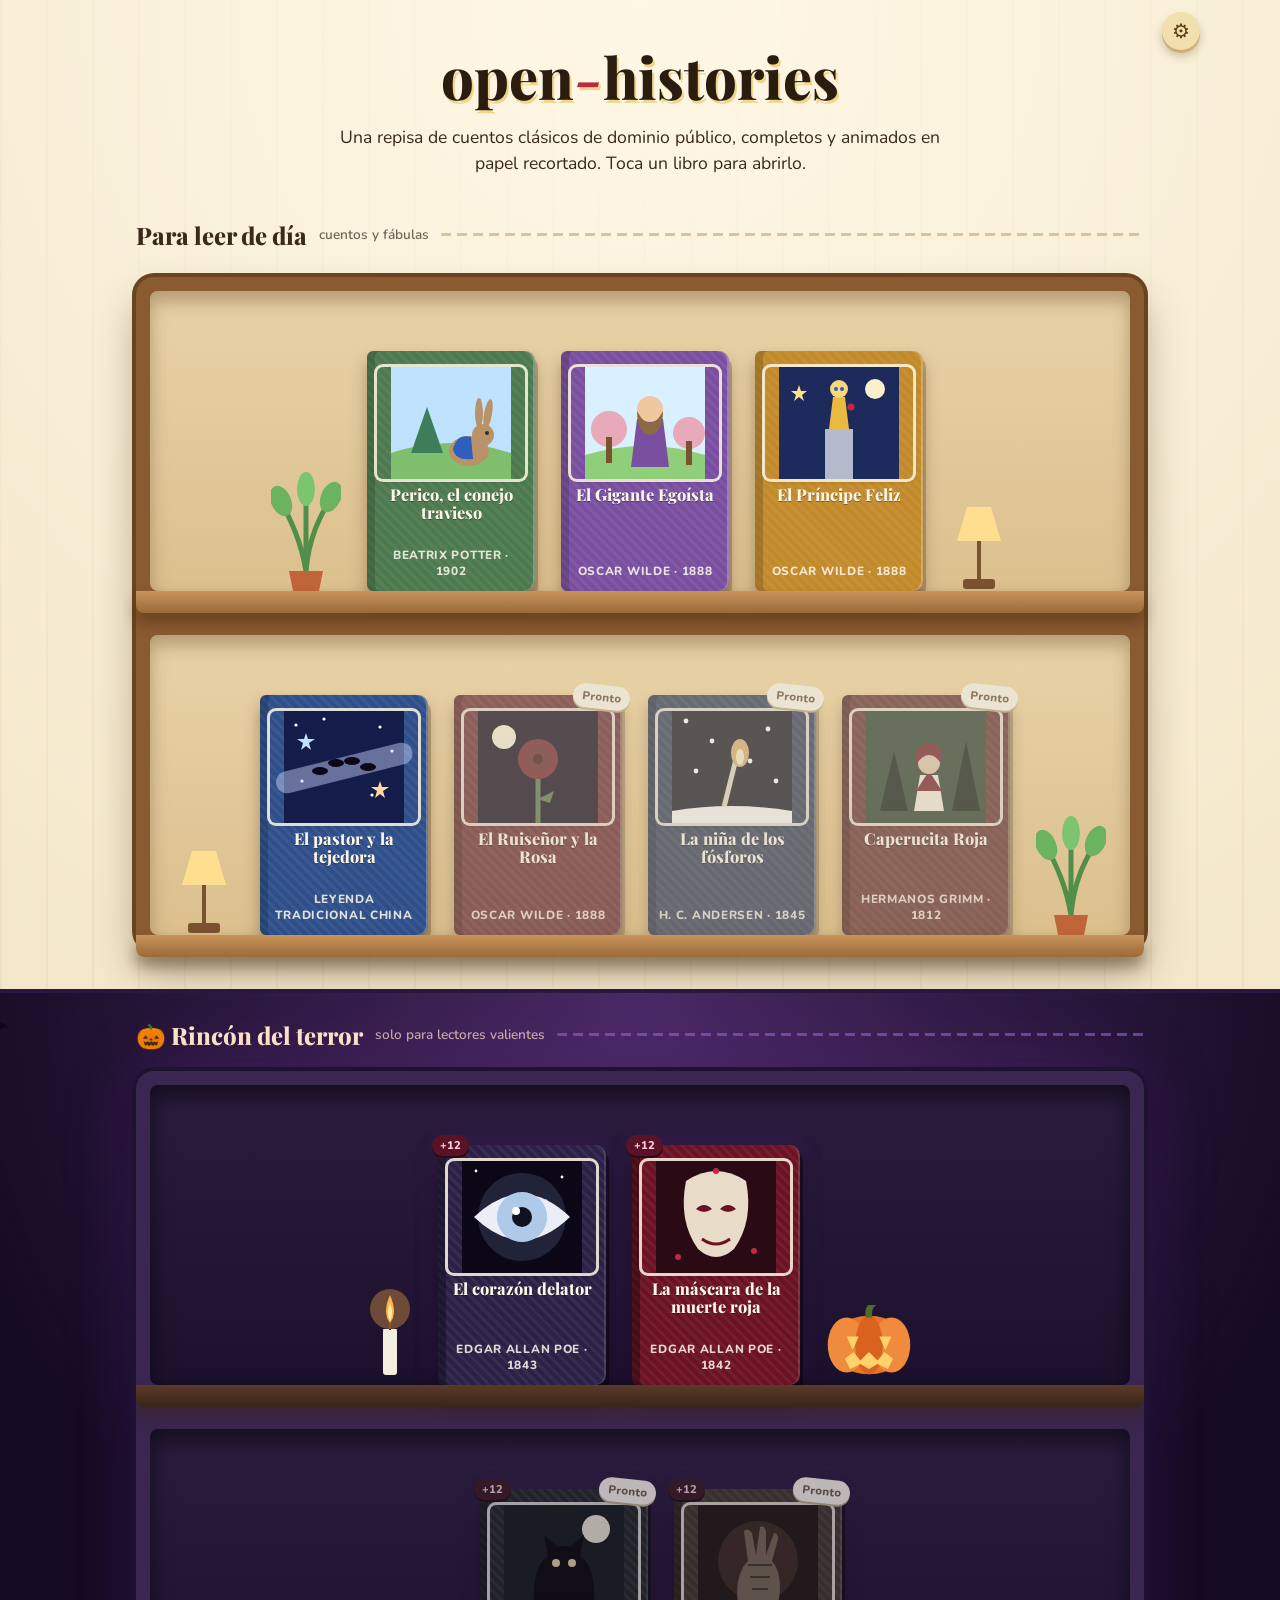
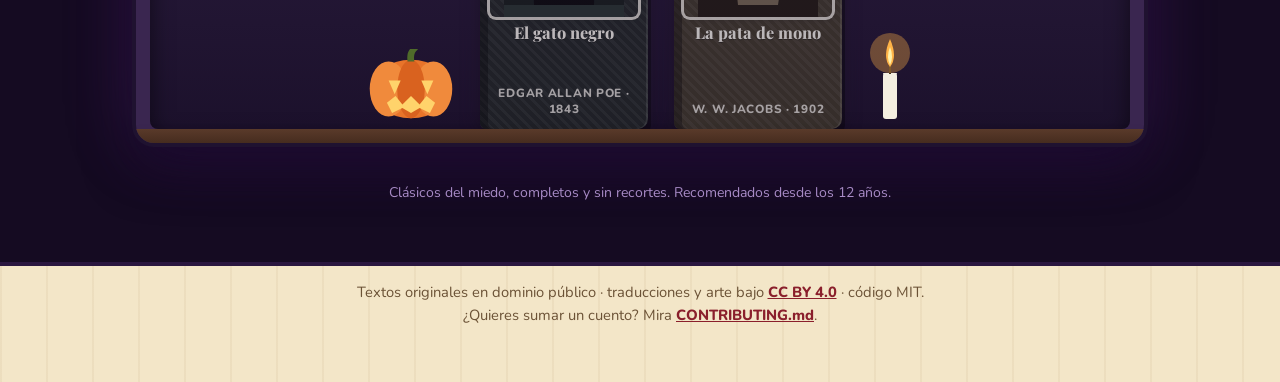
<file: index.html>
<!doctype html>
<html lang="es">
<head>
<meta charset="utf-8">
<meta name="viewport" content="width=device-width,initial-scale=1">
<title>open-histories · La repisa</title>
<meta name="description" content="Cuentos clásicos de dominio público, completos y animados en papercraft. Con rincón de terror para Halloween.">
<link rel="stylesheet" href="assets/fonts.css">
<link rel="manifest" href="manifest.webmanifest">
<meta name="theme-color" content="#e9b942">
<link rel="stylesheet" href="assets/shelf.css">
<link rel="stylesheet" href="assets/panel.css">
</head>
<body>
<header>
  <h1>open<i>-</i>histories</h1>
  <p data-i18n="shelf_intro"></p>
</header>

<h2 class="sec"><span data-i18n="section_day"></span> <small data-i18n="day_sub"></small></h2>
<main class="room"><div class="case" id="day"></div></main>

<section class="terror-wrap" id="terrorSec">
  <svg class="fly" width="70" height="40" viewBox="-40 -20 80 40" aria-hidden="true"><g fill="#0b0716"><ellipse rx="6" ry="8"/><g class="w"><path d="M-5,-2 Q-22,-20 -38,-4 Q-30,-6 -26,2 Q-20,-4 -16,6 Q-10,0 -5,6Z"/><path d="M5,-2 Q22,-20 38,-4 Q30,-6 26,2 Q20,-4 16,6 Q10,0 5,6Z"/></g></g><circle cx="-2" cy="-2" r="1.1" fill="#ffd36b"/><circle cx="2" cy="-2" r="1.1" fill="#ffd36b"/></svg>
  <h2 class="sec"><span data-i18n="section_night"></span> <small data-i18n="night_sub"></small></h2>
  <main class="room"><div class="case terror" id="night"></div></main>
  <p class="foot-note" data-i18n="terror_note"></p>
</section>

<p class="foot">
  Textos originales en dominio público · traducciones y arte bajo <a href="https://creativecommons.org/licenses/by/4.0/deed.es">CC BY 4.0</a> · código MIT.<br>
  ¿Quieres sumar un cuento? Mira <a href="https://github.com/jdsalasca/open-histories/blob/main/CONTRIBUTING.md">CONTRIBUTING.md</a>.
</p>

<script src="stories/catalog.js"></script>
<script src="assets/langs.js"></script>
<script src="assets/settings.js"></script>
<script src="assets/i18n.js"></script>
<script src="assets/words.js"></script>
<script src="assets/build.js"></script>
<script src="assets/offline.js"></script>
<script src="assets/panel.js"></script>
<script>
/* catálogo de la repisa. soon:true = todavía no está en la repisa */
const lang = () => OH.settings.get().lang;
const toBook = b => ({ id: b.id, t: b.title[lang()] || b.title[(OH.lingo && OH.lingo.base()) || 'es'], a: b.author, y: b.year, c: b.cover.color, tip: b.tip, e: b.cover.emblem, soon: b.soon, dark: b.shelf === 'terror', age: b.age >= 12 });
const E = {
  rabbit:`<svg viewBox="0 0 120 112"><rect width="120" height="112" fill="#bfe3ff"/><path d="M0,86 Q60,66 120,86 V112 H0Z" fill="#7fbf6e"/><polygon points="20,86 36,40 52,86" fill="#3d7d5a"/><ellipse cx="78" cy="84" rx="20" ry="15" fill="#b9926a"/><circle cx="92" cy="68" r="11" fill="#b9926a"/><ellipse cx="88" cy="46" rx="4" ry="15" fill="#b9926a"/><ellipse cx="97" cy="47" rx="4" ry="15" fill="#b9926a" transform="rotate(10 97 47)"/><path d="M62,82 Q66,66 80,70 L82,92 Q64,94 62,82Z" fill="#2e5fbf"/><circle cx="96" cy="66" r="2" fill="#3a2a1a"/></svg>`,
  giant:`<svg viewBox="0 0 120 112"><rect width="120" height="112" fill="#d8f0ff"/><path d="M0,88 Q60,70 120,88 V112 H0Z" fill="#8fcf7a"/><g fill="#e8a9b8"><circle cx="24" cy="62" r="18"/><circle cx="104" cy="66" r="16"/></g><rect x="21" y="70" width="6" height="26" fill="#7a5230"/><rect x="101" y="74" width="6" height="24" fill="#7a5230"/><path d="M46,100 L52,52 H78 L84,100Z" fill="#7a4fa0"/><circle cx="65" cy="42" r="13" fill="#f0c8a0"/><path d="M52,44 Q52,66 65,68 Q78,66 78,44 Q72,56 65,56 Q58,56 52,44Z" fill="#8b6a43"/></svg>`,
  prince:`<svg viewBox="0 0 120 112"><rect width="120" height="112" fill="#1d2a5c"/><circle cx="96" cy="22" r="10" fill="#fbf0c9"/><polygon points="20,18 22,24 28,24 23,28 25,34 20,30 15,34 17,28 12,24 18,24" fill="#ffe08a"/><rect x="46" y="62" width="28" height="50" fill="#b4b9cc"/><path d="M50,62 L54,30 H66 L70,62Z" fill="#e9b942"/><circle cx="60" cy="22" r="9" fill="#f7d878"/><circle cx="57" cy="22" r="2" fill="#2e5fbf"/><circle cx="63" cy="22" r="2" fill="#2e5fbf"/><circle cx="72" cy="40" r="3.5" fill="#c0283f"/></svg>`,
  rose:`<svg viewBox="0 0 120 112"><rect width="120" height="112" fill="#2a2150"/><circle cx="26" cy="26" r="12" fill="#fbf0c9"/><path d="M60,112 V58" stroke="#4f8f4a" stroke-width="5"/><circle cx="60" cy="48" r="20" fill="#c0283f"/><circle cx="60" cy="48" r="12" fill="#a82f46"/><circle cx="60" cy="48" r="5" fill="#7d1f33"/><path d="M60,88 l16,-8 l-4,12z" fill="#4f8f4a"/></svg>`,
  match:`<svg viewBox="0 0 120 112"><rect width="120" height="112" fill="#27304f"/><g fill="#fff">${[[14,10],[40,30],[96,18],[78,50],[24,60],[104,70]].map(p=>`<circle cx="${p[0]}" cy="${p[1]}" r="2.4"/>`).join('')}</g><rect x="56" y="48" width="5" height="48" fill="#e9d8b4" transform="rotate(14 58 70)"/><ellipse cx="68" cy="42" rx="9" ry="14" fill="#ffb347"/><ellipse cx="68" cy="46" rx="4" ry="8" fill="#fff0a8"/><path d="M0,100 Q60,90 120,100 V112 H0Z" fill="#f4f7fb"/></svg>`,
  magpie:`<svg viewBox="0 0 120 112"><rect width="120" height="112" fill="#141c4a"/><g fill="#fff">${[[12,14],[40,8],[96,16],[108,40],[18,70],[88,84]].map(p=>`<circle cx="${p[0]}" cy="${p[1]}" r="1.6"/>`).join('')}</g><rect x="-10" y="46" width="140" height="22" rx="11" fill="#cfd8ff" opacity=".45" transform="rotate(-14 60 56)"/><polygon points="22,22 24,28 31,28 25,32 27,39 22,35 17,39 19,32 13,28 20,28" fill="#bfe0ff"/><polygon points="96,70 98,76 105,76 99,80 101,87 96,83 91,87 93,80 87,76 94,76" fill="#ffd9a0"/><g fill="#0b0716"><ellipse cx="36" cy="60" rx="8" ry="4"/><ellipse cx="52" cy="52" rx="8" ry="4"/><ellipse cx="68" cy="50" rx="8" ry="4"/><ellipse cx="84" cy="56" rx="8" ry="4"/></g></svg>`,
  hood:`<svg viewBox="0 0 120 112"><rect width="120" height="112" fill="#2f5d44"/><polygon points="14,100 28,40 42,100" fill="#1f3a34"/><polygon points="86,100 100,30 114,100" fill="#1f3a34"/><path d="M48,100 L54,64 H72 L78,100Z" fill="#f4eee0"/><path d="M50,80 L63,60 L76,80Z" fill="#c0283f"/><circle cx="63" cy="52" r="11" fill="#f2c9a0"/><path d="M50,54 Q48,32 63,32 Q78,32 76,54 Q70,44 63,44 Q56,44 50,54Z" fill="#c0283f"/></svg>`,
  eye:`<svg viewBox="0 0 120 112"><rect width="120" height="112" fill="#0b0716"/><g fill="#fff">${[[14,10],[100,16],[84,40],[22,50]].map(p=>`<circle cx="${p[0]}" cy="${p[1]}" r="1.4"/>`).join('')}</g><circle cx="60" cy="56" r="44" fill="#9ecbff" opacity=".15"/><path d="M12,56 Q60,10 108,56 Q60,102 12,56Z" fill="#e9eef7"/><circle cx="60" cy="56" r="25" fill="#8fb4de"/><circle cx="60" cy="56" r="25" fill="#cfe0f3" opacity=".5"/><circle cx="60" cy="56" r="10" fill="#10131f"/><circle cx="54" cy="50" r="4" fill="#fff"/></svg>`,
  mask:`<svg viewBox="0 0 120 112"><rect width="120" height="112" fill="#2a0a14"/><path d="M30,20 Q60,0 90,20 Q98,60 78,88 Q60,104 42,88 Q22,60 30,20Z" fill="#e8dcc8"/><path d="M40,48 Q48,40 56,48 Q48,54 40,48Z M64,48 Q72,40 80,48 Q72,54 64,48Z" fill="#6b1224"/><path d="M46,78 Q60,88 74,78" stroke="#6b1224" stroke-width="3" fill="none"/><g fill="#c0283f"><circle cx="22" cy="96" r="3"/><circle cx="98" cy="90" r="3"/><circle cx="60" cy="10" r="3"/></g></svg>`,
  cat:`<svg viewBox="0 0 120 112"><rect width="120" height="112" fill="#10201f"/><circle cx="92" cy="24" r="14" fill="#f4eac0"/><path d="M30,100 Q28,60 44,52 L40,30 L54,42 Q60,40 66,42 L80,30 L76,52 Q92,60 90,100Z" fill="#0a0a10"/><circle cx="52" cy="58" r="4" fill="#ffd36b"/><circle cx="68" cy="58" r="4" fill="#ffd36b"/><path d="M0,100 H120 V112 H0Z" fill="#1f3a34"/></svg>`,
  paw:`<svg viewBox="0 0 120 112"><rect width="120" height="112" fill="#2a1a0a"/><circle cx="60" cy="56" r="40" fill="#ff7a3c" opacity=".18"/><path d="M40,100 Q36,70 50,56 L46,26 Q50,22 54,28 L58,50 L62,22 Q66,20 68,26 L68,50 L76,28 Q80,28 80,34 L74,56 Q86,70 80,100Z" fill="#8a6a3a"/><path d="M50,60 H74 M52,72 H72 M54,84 H70" stroke="#4a3a1d" stroke-width="2"/></svg>`
};
const book = b => {
  const inner = `<span class="cover" style="background-color:${b.c}"><span class="emb">${E[b.e]}</span><b>${b.t}</b><small>${b.a}${b.y ? ' · ' + b.y : ''}</small></span>${b.tip ? `<span class="bubble">${b.tip}</span>` : ''}`;
  const cls = 'book' + (b.dark ? ' dark' : '') + (b.age ? ' age' : '');
  const attr = `data-id="${b.id}"`;
  return b.soon ? `<span ${attr} class="${cls} soon" aria-label="${b.t} (próximamente)">${inner}</span>`
                : `<a ${attr} class="${cls}" href="read.html?s=${b.id}" aria-label="Abrir ${b.t}">${inner}</a>`;
};
const plant = `<svg class="deco" width="70" height="120" viewBox="0 0 70 120"><g class="sway"><path d="M35,100 C30,70 20,50 10,30 M35,100 C38,66 48,48 60,26 M35,100 V20" stroke="#4f8f4a" stroke-width="5" fill="none" stroke-linecap="round"/><ellipse cx="10" cy="30" rx="10" ry="16" fill="#6bb35f" transform="rotate(-24 10 30)"/><ellipse cx="60" cy="26" rx="10" ry="16" fill="#6bb35f" transform="rotate(24 60 26)"/><ellipse cx="35" cy="18" rx="9" ry="17" fill="#7cc46f"/></g><path d="M18,100 H52 L48,120 H22Z" fill="#c0653a"/></svg>`;
const lamp = `<svg class="deco" width="60" height="90" viewBox="0 0 60 90"><rect x="28" y="40" width="4" height="40" fill="#7a5230"/><rect x="14" y="78" width="32" height="10" rx="3" fill="#7a5230"/><path d="M8,40 L18,6 H42 L52,40Z" fill="#ffd36b"/><path d="M8,40 L18,6 H42 L52,40Z" fill="#fff" opacity=".25"/></svg>`;
const pumpkin = `<svg class="deco" width="86" height="80" viewBox="-50 -70 100 80"><ellipse cx="0" cy="-30" rx="46" ry="34" fill="#e8742a"/><ellipse cx="-26" cy="-30" rx="22" ry="32" fill="#f08a3c"/><ellipse cx="26" cy="-30" rx="22" ry="32" fill="#f08a3c"/><ellipse cx="0" cy="-30" rx="16" ry="34" fill="#d9621f"/><path d="M-4,-62 q-2,-14 8,-18 l4,4 q-6,4 -4,14Z" fill="#4f6b2a"/><g class="flick"><polygon points="-26,-40 -12,-40 -19,-24" fill="#ffd36b"/><polygon points="12,-40 26,-40 19,-24" fill="#ffd36b"/><path d="M-28,-14 L-18,-22 L-10,-12 L0,-22 L10,-12 L18,-22 L28,-14 L22,-2 L10,-8 L0,-2 L-10,-8 L-22,-2Z" fill="#ffd36b"/></g></svg>`;
const candle = `<svg class="deco" width="44" height="100" viewBox="-22 -90 44 100"><rect x="-7" y="-46" width="14" height="46" rx="3" fill="#f4eee0"/><path d="M-7,-46 q3,10 7,2 q4,8 7,-2" fill="#f4eee0"/><rect x="-1" y="-54" width="2" height="9" fill="#3a2a1a"/><g class="flick"><circle cx="0" cy="-66" r="20" fill="#ffb347" opacity=".35"/><path d="M0,-52 Q-8,-62 0,-80 Q8,-62 0,-52Z" fill="#ffb347"/><path d="M0,-54 Q-4,-62 0,-72 Q4,-62 0,-54Z" fill="#fff0a8"/></g></svg>`;
const row = (arr, a, b) => `${a}${arr.map(book).join('')}${b}`;
function render() {
  const day = OH.catalog.filter(b => b.shelf === 'dia').map(toBook);
  const night = OH.catalog.filter(b => b.shelf === 'terror').map(toBook);
  document.getElementById('day').innerHTML =
    `<div class="shelf">${row(day.slice(0, 3), plant, lamp)}</div><div class="shelf">${row(day.slice(3), lamp, plant)}</div>`;
  document.getElementById('night').innerHTML =
    `<div class="shelf">${row(night.slice(0, 2), candle, pumpkin)}</div><div class="shelf">${row(night.slice(2), pumpkin, candle)}</div>`;
  document.getElementById('terrorSec').hidden = !OH.settings.get().terror;
  document.documentElement.lang = lang();
  OH.i18n.apply(document, lang());
  if (OH.offline && OH.offline.status) OH.offline.status().then(m => {
    document.querySelectorAll('.book[data-id]').forEach(el => {
      if (m[el.dataset.id] && !el.querySelector('.offbadge')) el.insertAdjacentHTML('beforeend', '<span class="offbadge" title="offline">✓</span>');
    });
  });
}
const host = document.createElement('div');
host.className = 'gear-fixed';
document.body.appendChild(host);
OH.panel.mount(host);
OH.settings.onChange(render);
render();
OH.offline.register(apply => OH.panel.updateBar(apply));
</script>
</body>
</html>
</file>
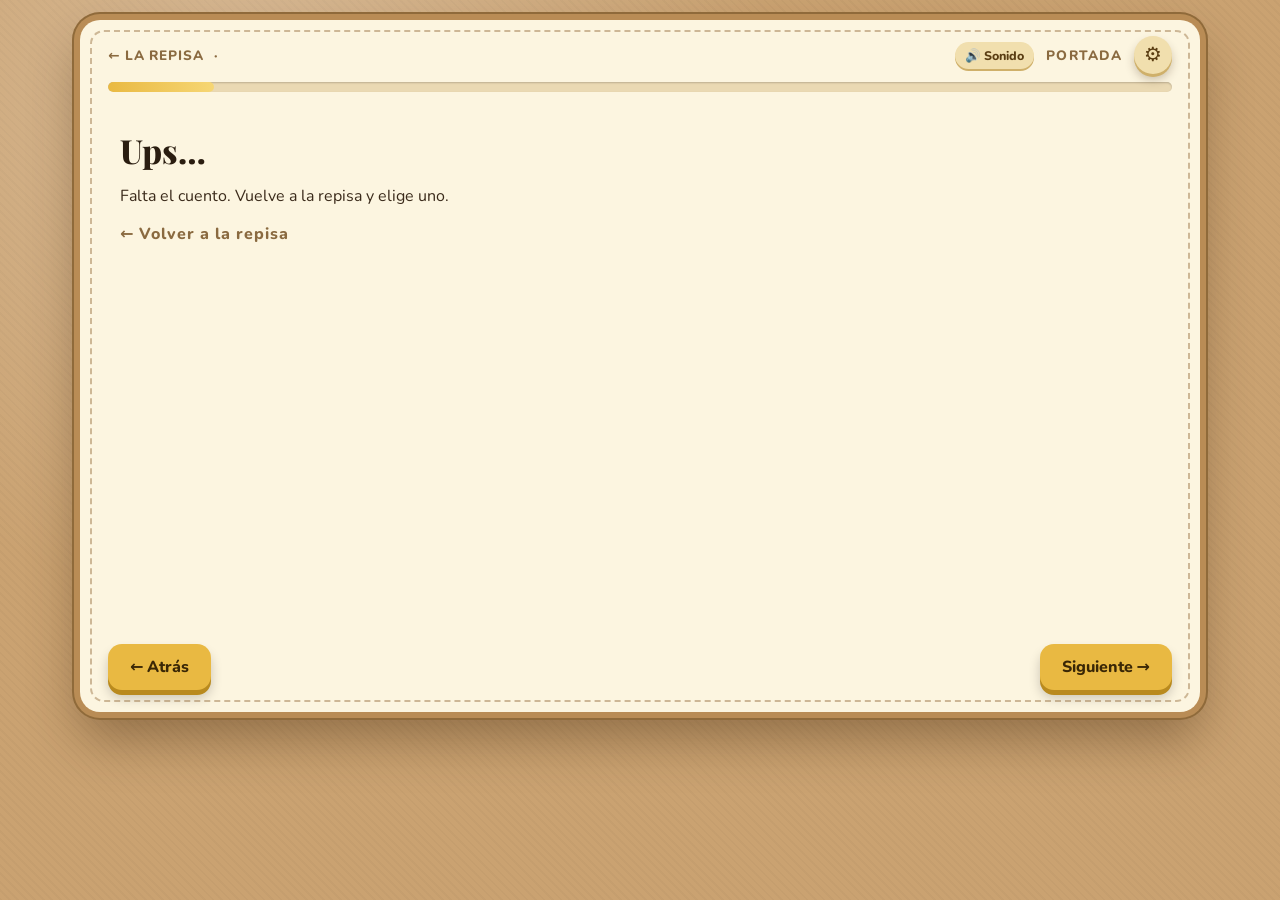
<file: read.html>
<!doctype html>
<html lang="es">
<head>
<meta charset="utf-8">
<meta name="viewport" content="width=device-width,initial-scale=1">
<title>open-histories · Leyendo</title>
<link rel="stylesheet" href="assets/fonts.css">
<link rel="manifest" href="manifest.webmanifest">
<meta name="theme-color" content="#e9b942">
<link rel="stylesheet" href="assets/book.css">
<link rel="stylesheet" href="assets/panel.css">
</head>
<body>
<main class="book" id="book">
  <div class="topbar">
    <span><a class="back" id="backLink" href="index.html">← La repisa</a> &nbsp;·&nbsp; <span id="bookTitle"></span></span>
    <span class="r"><button class="snd" id="snd" aria-pressed="true">🔊 Sonido</button><span id="pageNum">Portada</span></span>
  </div>
  <div class="note-bar" id="noteBar" hidden></div>
  <div class="progress"><i id="bar"></i></div>
  <div class="stage" id="stage"></div>
  <div class="nav">
    <button class="btn" id="prev">← Atrás</button>
    <div class="dots" id="dots" role="tablist" aria-label="Páginas"></div>
    <button class="btn" id="next">Siguiente →</button>
  </div>
</main>
<noscript><p style="text-align:center">Este libro necesita JavaScript para animarse.</p></noscript>
<script src="stories/catalog.js"></script>
<script src="assets/langs.js"></script>
<script src="assets/settings.js"></script>
<script src="assets/i18n.js"></script>
<script src="assets/text.js"></script>
<script src="assets/words.js"></script>
<script src="assets/kit.js"></script>
<script src="assets/perf.js"></script>
<script src="assets/build.js"></script>
<script src="assets/offline.js"></script>
<script src="assets/panel.js"></script>
<script src="assets/reader.js"></script>
<script>OH.panel.mount(document.querySelector('.topbar .r')); OH.offline.register(apply => OH.panel.updateBar(apply));</script>
</body>
</html>
</file>
<file: assets/fonts.css>
/* Fuentes propias (SIL OFL 1.1). Subconjunto latino. */
@font-face{font-family:'Nunito';font-style:normal;font-weight:400;font-display:swap;src:url('fonts/Nunito-normal-400.woff2') format('woff2');}
@font-face{font-family:'Nunito';font-style:normal;font-weight:600;font-display:swap;src:url('fonts/Nunito-normal-400.woff2') format('woff2');}
@font-face{font-family:'Nunito';font-style:normal;font-weight:800;font-display:swap;src:url('fonts/Nunito-normal-400.woff2') format('woff2');}
@font-face{font-family:'Playfair Display';font-style:italic;font-weight:500;font-display:swap;src:url('fonts/PlayfairDisplay-italic-500.woff2') format('woff2');}
@font-face{font-family:'Playfair Display';font-style:italic;font-weight:700;font-display:swap;src:url('fonts/PlayfairDisplay-italic-500.woff2') format('woff2');}
@font-face{font-family:'Playfair Display';font-style:normal;font-weight:600;font-display:swap;src:url('fonts/PlayfairDisplay-normal-600.woff2') format('woff2');}
@font-face{font-family:'Playfair Display';font-style:normal;font-weight:800;font-display:swap;src:url('fonts/PlayfairDisplay-normal-600.woff2') format('woff2');}
</file>
<file: assets/shelf.css>
:root{--wood:#b9824a;--wood2:#9a6a3a;--wall:#f3e6c8;--ink:#3a2a1a;--serif:'Playfair Display',Georgia,serif;--sans:'Nunito','Segoe UI',system-ui,sans-serif}
*{box-sizing:border-box}html,body{margin:0}
body{min-height:100vh;font-family:var(--sans);color:var(--ink);
  background:radial-gradient(circle at 50% 0,#fff8e6,transparent 60%),
  repeating-linear-gradient(90deg,rgba(150,110,60,.07) 0 2px,transparent 2px 46px),var(--wall)}
header{text-align:center;padding:38px 16px 8px}
h1{font-family:var(--serif);font-size:clamp(2rem,6vw,3.6rem);margin:0;color:#2a1d10;text-shadow:2px 3px 0 #f0d58a}
h1 i{color:#c0283f}
header p{margin:10px auto 0;max-width:620px;font-size:1.1rem;line-height:1.5}
.room{max-width:1040px;margin:26px auto 40px;padding:0 16px}
.case{background:#8a5a30;border-radius:18px;padding:14px;box-shadow:0 0 0 4px #6b4322,0 24px 40px rgba(60,35,10,.35)}
.shelf{position:relative;display:flex;align-items:flex-end;justify-content:center;gap:clamp(10px,2.4vw,26px);flex-wrap:wrap;
  min-height:300px;padding:22px 18px 0;background:linear-gradient(#e8d2a6,#dcc08e);border-radius:8px;box-shadow:inset 0 10px 18px rgba(80,50,20,.35)}
.shelf::after{content:"";position:absolute;left:-14px;right:-14px;bottom:-22px;height:22px;background:linear-gradient(#c9945a,var(--wood2));border-radius:0 0 8px 8px;box-shadow:0 10px 14px rgba(60,35,10,.4)}
.shelf+.shelf{margin-top:44px}
.book{position:relative;width:clamp(118px,19vw,168px);height:240px;border:0;padding:0;background:none;cursor:pointer;
  transform-origin:50% 100%;transition:transform .45s cubic-bezier(.2,.9,.25,1.2);text-decoration:none;color:inherit;display:block}
.book .cover{position:absolute;inset:0;border-radius:6px 10px 10px 6px;padding:12px 10px;display:flex;flex-direction:column;align-items:center;text-align:center;
  box-shadow:inset 8px 0 0 rgba(0,0,0,.16),inset -2px 0 0 rgba(255,255,255,.25),3px 6px 0 rgba(60,35,10,.25),0 10px 16px rgba(60,35,10,.35);
  background-image:repeating-linear-gradient(45deg,rgba(255,255,255,.05) 0 3px,transparent 3px 7px)}
.book .emb{width:100%;height:112px;margin:4px 0 6px;border-radius:6px;overflow:hidden;box-shadow:0 0 0 3px rgba(255,248,230,.85),0 2px 4px rgba(0,0,0,.25)}
.book .emb svg{display:block;width:100%;height:100%}
.book b{font-family:var(--serif);font-size:1.02rem;line-height:1.12;color:#fff9ec;text-shadow:0 1px 0 rgba(0,0,0,.35)}
.book small{margin-top:auto;font-size:.74rem;font-weight:800;letter-spacing:.06em;color:rgba(255,249,236,.85);text-transform:uppercase}
.book:not(.soon):hover,.book:not(.soon):focus-visible{transform:translateY(-22px) rotate(-2.4deg) scale(1.04);outline:none}
.book:nth-child(even):not(.soon):hover{transform:translateY(-22px) rotate(2.2deg) scale(1.04)}
.book.soon{cursor:default;filter:grayscale(.55) brightness(.95);opacity:.75}
.book.soon::after{content:"Pronto";position:absolute;top:-10px;right:-8px;background:#fff8e6;color:#8a5a30;font-weight:800;font-size:.72rem;padding:4px 9px;border-radius:999px;box-shadow:0 2px 0 #cfb06a;transform:rotate(6deg)}
.book .bubble{position:absolute;left:50%;bottom:104%;transform:translateX(-50%) scale(.9);width:max-content;max-width:200px;background:#2a1d10;color:#fff7dd;
  font-size:.82rem;line-height:1.35;font-weight:600;padding:8px 11px;border-radius:10px;opacity:0;pointer-events:none;transition:.2s;z-index:3;text-align:center}
.book:not(.soon):hover .bubble{opacity:1;transform:translateX(-50%) scale(1)}
.deco{align-self:flex-end;margin-bottom:0}
.sway{transform-box:fill-box;transform-origin:50% 100%;animation:sway 3.6s steps(1,end) infinite}
@keyframes sway{0%{transform:rotate(-3deg)}25%{transform:rotate(1deg)}50%{transform:rotate(4deg)}75%{transform:rotate(1deg)}}
.foot{text-align:center;padding:0 16px 40px;font-size:.92rem;line-height:1.6;color:#6b5236}
.foot a{color:#8a1f2c;font-weight:800}
@media (prefers-reduced-motion:reduce){*{animation:none!important;transition:none!important}}

/* ── secciones y rincón del terror ── */
.sec{max-width:1040px;margin:34px auto 0;padding:0 16px;font-family:var(--serif);font-size:1.5rem;display:flex;align-items:center;gap:12px}
.sec::after{content:"";flex:1;height:3px;border-radius:3px;background:repeating-linear-gradient(90deg,#c9a36a 0 10px,transparent 10px 16px);opacity:.6}
.sec small{font-family:var(--sans);font-size:.85rem;font-weight:600;opacity:.7}
body.has-terror{--wall:#f3e6c8}
.case.terror{position:relative;background:#3a2650;box-shadow:0 0 0 4px #1f1230,0 24px 50px rgba(20,5,40,.6),0 0 70px rgba(150,60,200,.25);overflow:hidden}
.terror-wrap{background:radial-gradient(circle at 50% 0,#4a2a66,transparent 65%),#150b22;padding:26px 0 46px;margin-top:38px;border-top:4px solid #2a1740;border-bottom:4px solid #2a1740;position:relative;overflow:hidden}
.terror-wrap .sec{color:#ffe9c8;margin-top:0}.terror-wrap .sec::after{background:repeating-linear-gradient(90deg,#9b5fd0 0 10px,transparent 10px 16px)}
.terror-wrap .room{margin-top:20px}
.case.terror .shelf{background:linear-gradient(#2a1c3d,#1c112c);box-shadow:inset 0 10px 22px rgba(0,0,0,.55)}
.case.terror .shelf::after{background:linear-gradient(#5a3a2a,#3a2418)}
.terror-wrap .foot-note{text-align:center;color:#b79ad6;font-size:.88rem;margin-top:14px}
.book.dark .cover{box-shadow:inset 8px 0 0 rgba(0,0,0,.35),inset -2px 0 0 rgba(255,255,255,.12),3px 6px 0 rgba(0,0,0,.4),0 10px 20px rgba(0,0,0,.55),0 0 24px rgba(180,60,255,.18)}
.book.dark:not(.soon):hover{filter:drop-shadow(0 0 14px rgba(255,90,114,.55))}
.book.dark .bubble{background:#f6ecff;color:#1d1527}
.book.age::before{content:"+12";position:absolute;left:-6px;top:-10px;z-index:2;background:#5a1226;color:#ffd0d8;font-weight:800;font-size:.7rem;padding:3px 8px;border-radius:999px;box-shadow:0 2px 0 #2b0a14}
.fly{position:absolute;top:18px;left:-60px;animation:flyby 14s linear infinite;pointer-events:none}
@keyframes flyby{0%{transform:translate(0,0)}25%{transform:translate(30vw,28px)}50%{transform:translate(60vw,-6px)}75%{transform:translate(90vw,30px)}100%{transform:translate(115vw,0)}}
.fly .w{transform-box:fill-box;animation:wing .22s steps(1,end) infinite}
@keyframes wing{0%{transform:scaleY(1)}50%{transform:scaleY(.4)}}
.spider{position:absolute;top:0;width:2px;background:rgba(255,255,255,.35);transform-origin:50% 0;animation:dangle 5s ease-in-out infinite alternate}
@keyframes dangle{from{transform:rotate(-4deg)}to{transform:rotate(4deg)}}
.flick{transform-box:fill-box;transform-origin:50% 100%;animation:flick .8s steps(1,end) infinite}
@keyframes flick{0%{opacity:.85;transform:scale(1,1)}20%{opacity:1;transform:scale(.94,1.08)}45%{opacity:.7;transform:scale(1.04,.94)}70%{opacity:.95;transform:scale(.97,1.05)}}

/* ── tema oscuro de la repisa ── */
body.dark{background:radial-gradient(circle at 50% 0,#3a1f4a,transparent 60%),#150b22;color:#efe6ff}
body.dark h1{color:#f6ecff;text-shadow:2px 3px 0 #5a1226}
body.dark .sec{color:#ffe9c8}
body.dark .case{background:#2b1d3a;box-shadow:0 0 0 4px #1f1230,0 24px 40px rgba(0,0,0,.5)}
body.dark .shelf{background:linear-gradient(#2a1c3d,#1c112c);box-shadow:inset 0 10px 22px rgba(0,0,0,.55)}
body.dark .foot,body.dark .foot a{color:#b79ad6}
</file>
<file: assets/panel.css>
/* ── la ruedita ⚙ y su panel de papel ── */
.gear{border:0;background:#f1dfae;color:#5a3d12;width:38px;height:38px;border-radius:50%;font-size:1.25rem;line-height:1;cursor:pointer;
  box-shadow:0 3px 0 #cfb06a,0 6px 10px rgba(60,35,10,.25);transition:transform .25s}
.gear:hover{transform:rotate(60deg)}
.gear:focus-visible,.panel button:focus-visible,.panel input:focus-visible{outline:3px solid #e0455c;outline-offset:2px}
.panel{position:fixed;z-index:60;top:64px;right:max(12px,calc(50% - 560px));width:min(380px,calc(100vw - 24px));max-height:calc(100vh - 90px);overflow:auto;
  background:#fcf5e0;color:#3a2a1a;border-radius:16px;padding:16px 18px 20px;font-family:var(--sans,'Nunito',sans-serif);
  box-shadow:0 0 0 4px #d8bf8d,0 0 0 6px #b98c55,0 24px 50px rgba(40,20,0,.45);animation:panelin .28s cubic-bezier(.2,.9,.25,1.15)}
.panel[hidden]{display:none}
@keyframes panelin{from{opacity:0;transform:translateY(-10px) rotate(-1deg)}to{opacity:1;transform:none}}
.phead{display:flex;justify-content:space-between;align-items:center;margin-bottom:6px}
.panel h3{margin:0;font-family:var(--serif,'Playfair Display',serif);font-size:1.25rem}
.panel h4{margin:16px 0 6px;font-size:.78rem;letter-spacing:.12em;text-transform:uppercase;color:#8a6a40}
.pclose{border:0;background:#f1dfae;border-radius:50%;width:30px;height:30px;cursor:pointer;font-weight:800;color:#5a3d12}
.prow{display:grid;gap:6px;margin:10px 0}
.plabel{font-weight:800;font-size:.85rem}
.seg{display:flex;flex-wrap:wrap;gap:6px}
.seg button{border:0;background:#fff;border-radius:999px;padding:6px 12px;font-weight:800;font-size:.85rem;color:#5a3d12;cursor:pointer;
  box-shadow:0 2px 0 rgba(150,110,60,.35),0 0 0 1px rgba(150,110,60,.25)}
.seg button[aria-pressed="true"]{background:#e9b942;color:#3a2706;box-shadow:0 2px 0 #b98a1e}
.prange{display:flex;align-items:center;gap:10px}.prange input{flex:1}.prange output{font-weight:800;min-width:3em}
.pchk{display:flex;align-items:center;gap:8px;margin:8px 0;font-size:.92rem;font-weight:700}
.pnote{margin:4px 0;font-size:.88rem;opacity:.85}
.pbtns{display:flex;gap:8px;flex-wrap:wrap}
.wlist{list-style:none;margin:0;padding:0;display:grid;gap:6px}
.wlist li{display:grid;grid-template-columns:auto auto 1fr auto auto;gap:8px;align-items:center;background:#fff;border-radius:10px;padding:6px 10px;font-size:.92rem}
.whz{font-family:var(--zh,sans-serif);font-size:1.15rem;font-weight:700}.wpy{color:#8a6a40}.wmean{opacity:.85}
.wbtn{border:0;background:transparent;cursor:pointer;font-size:.95rem}
body.dark .panel,.terror .panel{background:#1d1527;color:#efe6ff;box-shadow:0 0 0 4px #3a2850,0 0 0 6px #6a3f8f,0 24px 50px rgba(0,0,0,.6)}
body.dark .seg button,.terror .seg button{background:#2a1c3a;color:#efe6ff}
body.dark .seg button[aria-pressed="true"],.terror .seg button[aria-pressed="true"]{background:#b01e3a;color:#fff}
body.dark .wlist li,.terror .wlist li{background:#2a1c3a}
body.dark .pclose,.terror .pclose,body.dark .gear,.terror .gear{background:#33224a;color:#ecdcff;box-shadow:0 3px 0 #14091f}
html[data-motion="reduce"] *,html[data-motion="reduce"] *::before,html[data-motion="reduce"] *::after{animation:none!important;transition:none!important}
.gear-fixed{position:fixed;top:12px;right:max(12px,calc(50% - 560px));z-index:55}
.update-bar{position:fixed;left:50%;bottom:14px;transform:translateX(-50%);z-index:70;border:0;border-radius:999px;padding:10px 18px;background:#e9b942;color:#3a2706;font-weight:800;box-shadow:0 5px 0 #b98a1e,0 10px 18px rgba(0,0,0,.3);cursor:pointer}
.offbadge{position:absolute;right:-6px;top:-8px;z-index:2;background:#3f8f5a;color:#fff;font-weight:800;font-size:.72rem;padding:2px 7px;border-radius:999px;box-shadow:0 2px 0 #1f4a2d}
</file>
<file: assets/book.css>
:root{
  --kraft:#caa271; --kraft2:#b98c55; --cream:#fcf5e0; --ink:#3a2a1a;
  --gold:#e9b942; --ruby:#c0283f; --sap:#2e5fbf;
  --serif:'Playfair Display',Georgia,serif; --sans:'Nunito','Segoe UI',system-ui,sans-serif;
  --ease:cubic-bezier(.2,.75,.3,1);
}
*{box-sizing:border-box}
html,body{margin:0}
body{
  min-height:100vh; font-family:var(--sans); color:var(--ink);
  background:
    radial-gradient(circle at 20% 10%,rgba(255,255,255,.25),transparent 40%),
    repeating-linear-gradient(45deg,rgba(0,0,0,.025) 0 2px,transparent 2px 6px),
    var(--kraft);
  padding:20px 14px 28px;
}
.book{
  max-width:1120px; margin:0 auto; background:var(--cream); border-radius:20px; position:relative;
  box-shadow:0 0 0 6px var(--kraft2),0 0 0 8px #8f6a3a,0 26px 50px rgba(60,35,10,.4);
}
.book::before{content:"";position:absolute;inset:10px;border:2px dashed rgba(150,110,60,.45);border-radius:14px;pointer-events:none;z-index:8}
.topbar{display:flex;justify-content:space-between;align-items:center;padding:16px 28px 0;font-size:.85rem;font-weight:800;letter-spacing:.08em;text-transform:uppercase;color:#8a6a40;gap:12px}
.topbar .r{display:flex;gap:12px;align-items:center}
.snd{border:0;background:#f1dfae;color:#5a3d12;font-weight:800;padding:5px 10px;border-radius:999px;font-size:.78rem;box-shadow:0 2px 0 #cfb06a}
.progress{height:10px;margin:8px 28px 0;background:#ead9b3;border-radius:6px;overflow:hidden;box-shadow:inset 0 1px 2px rgba(0,0,0,.2)}
.progress i{display:block;height:100%;width:10%;background:linear-gradient(90deg,#e9b942,#f6d674);transition:width .7s cubic-bezier(.3,1.35,.5,1);border-radius:6px}
.stage{position:relative;min-height:540px;perspective:1900px}
.page{display:none;grid-template-columns:1.3fr 1fr;gap:26px;padding:22px 28px 10px;align-items:center}
.page.on{display:grid}
.page.on.enter{animation:fadeIn .55s ease-out both}
@keyframes fadeIn{from{opacity:.0}to{opacity:1}}
/* hoja que se voltea */
.page.leave{display:grid;position:absolute;inset:0;z-index:6;pointer-events:none;background:var(--cream);border-radius:14px;
  transform-origin:0 50%;animation:flipN .85s cubic-bezier(.55,.05,.3,1) forwards}
.page.leave.prev{transform-origin:100% 50%;animation-name:flipP}
@keyframes flipN{0%{transform:rotateY(0);filter:brightness(1)}55%{filter:brightness(.82)}100%{transform:rotateY(-108deg);filter:brightness(.5);opacity:0}}
@keyframes flipP{0%{transform:rotateY(0);filter:brightness(1)}55%{filter:brightness(.82)}100%{transform:rotateY(108deg);filter:brightness(.5);opacity:0}}
.art{border-radius:14px;overflow:hidden;box-shadow:0 0 0 5px #fff8e6,0 0 0 7px #d8bf8d,0 10px 24px rgba(60,35,10,.35);background:#223;aspect-ratio:8/5}
.art svg{display:block;width:100%;height:100%}
.page.on .art svg{transform-origin:50% 55%;will-change:transform;animation:push 22s cubic-bezier(.25,.6,.3,1) both}
@keyframes push{from{transform:scale(1)}to{transform:scale(1.06)}}
.copy{display:flex;flex-direction:column;gap:12px}
.chap{font-weight:800;font-size:.78rem;letter-spacing:.14em;text-transform:uppercase;color:var(--ruby)}
h1,h2{font-family:var(--serif);margin:0;line-height:1.12}
h2{font-size:clamp(1.5rem,2.6vw,2.1rem);color:#2a1d10}
/* título: cada palabra se estampa sobre el papel */
.w{display:inline-block;margin-right:.26em}
.page.on .w{animation:press .62s var(--ease) both;animation-delay:calc(.18s + var(--i)*.14s)}
@keyframes press{from{opacity:0;transform:scale(1.28);filter:blur(7px)}to{opacity:1;transform:none;filter:blur(0)}}
.acc{position:relative;font-style:italic;color:var(--ruby)}
.acc::after{content:"";position:absolute;left:0;right:0;bottom:-.04em;height:.13em;border-radius:3px;background:var(--gold);transform-origin:left;transform:scaleX(0)}
.page.on .acc::after{animation:uline .55s var(--ease) 1s forwards}
@keyframes uline{to{transform:scaleX(1)}}
.copy p{margin:0 0 .7em;font-size:1.06rem;line-height:1.62}
.v{border-bottom:2px dotted var(--ruby);cursor:help;position:relative;font-weight:800;color:#7a1f2c}
.v::after{content:attr(data-d);position:absolute;left:50%;bottom:140%;transform:translateX(-50%) scale(.9);width:max-content;max-width:230px;
  background:#2a1d10;color:#fff7dd;padding:8px 11px;border-radius:10px;font-weight:600;font-size:.88rem;line-height:1.35;opacity:0;pointer-events:none;
  transition:.18s;z-index:5;box-shadow:0 6px 14px rgba(0,0,0,.3)}
.v:hover::after,.v:focus::after{opacity:1;transform:translateX(-50%) scale(1)}
.tools{display:flex;gap:8px;flex-wrap:wrap}
button{font-family:inherit;cursor:pointer}
.chip{border:0;background:#f1dfae;color:#5a3d12;font-weight:800;padding:8px 14px;border-radius:999px;box-shadow:0 3px 0 #cfb06a;font-size:.9rem;transition:transform .1s}
.chip:active{transform:translateY(2px);box-shadow:0 1px 0 #cfb06a}
.cards{display:grid;gap:10px}
.card{background:#fff;border-radius:12px;padding:11px 14px;box-shadow:0 4px 0 rgba(150,110,60,.25),0 0 0 1px rgba(150,110,60,.2);font-size:.95rem;line-height:1.45}
.card h4{margin:0 0 4px;font-size:.78rem;letter-spacing:.12em;text-transform:uppercase;color:var(--sap)}
.card.word{background:#fff1c9}
.card.think{background:#e6efff}
.card .idea{display:none;margin-top:8px;padding:8px 10px;background:#fff;border-radius:8px;border-left:4px solid var(--sap);font-size:.92rem}
.card .idea.show{display:block;animation:pop .35s}
@keyframes pop{from{opacity:0;transform:translateY(6px)}to{opacity:1;transform:none}}
.page.on .copy>*:not(h2):not(.chap){animation:rise .8s var(--ease) both}
.page.on .copy>*:nth-child(3){animation-delay:.55s}.page.on .copy>*:nth-child(4){animation-delay:.8s}
.page.on .copy>*:nth-child(5){animation-delay:1.05s}.page.on .copy>*:nth-child(6){animation-delay:1.25s}
@keyframes rise{from{opacity:0;transform:translateY(16px)}to{opacity:1;transform:none}}
.nav{display:flex;align-items:center;justify-content:space-between;gap:12px;padding:12px 28px 22px}
.btn{border:0;font-weight:800;font-size:1rem;padding:12px 22px;border-radius:14px;background:var(--gold);color:#3a2706;box-shadow:0 5px 0 #b98a1e,0 8px 12px rgba(0,0,0,.2);transition:transform .1s}
.btn:active{transform:translateY(3px);box-shadow:0 2px 0 #b98a1e}
.btn[disabled]{opacity:.35;pointer-events:none}
.dots{display:flex;gap:8px;flex-wrap:wrap;justify-content:center}
.dots button{width:14px;height:14px;border-radius:50%;border:0;background:#dcc89b;box-shadow:inset 0 -2px 0 rgba(0,0,0,.15);padding:0}
.dots button.on{background:var(--ruby);transform:scale(1.3)}
.cover-title{font-weight:800;font-size:clamp(2.2rem,5vw,3.6rem);line-height:1.02;color:#2a1d10;text-shadow:2px 3px 0 #f0d58a}
.cover .sub{font-style:italic;font-family:var(--serif);font-size:1.2rem}
.big{font-size:1.1rem;padding:15px 28px;align-self:flex-start}
.quiz{grid-column:1/-1}
.opt{display:block;width:100%;text-align:left;margin:6px 0;border:0;background:#fff;padding:10px 14px;border-radius:12px;font-size:.98rem;box-shadow:0 3px 0 rgba(150,110,60,.3),0 0 0 1px rgba(150,110,60,.25);transition:transform .1s}
.opt:hover{transform:translateX(4px)}
.opt.ok{background:#d9f3d0;box-shadow:0 3px 0 #7fb870}
.opt.no{background:#ffd9d4;box-shadow:0 3px 0 #d88c82}
.fb{font-size:.92rem;min-height:1.2em;margin:2px 0 8px;font-weight:600}
.qb{margin-bottom:12px}
.qb h4{font-family:var(--serif);margin:0 0 4px;font-size:1.1rem}
.result{font-family:var(--serif);font-size:1.4rem;color:var(--ruby)}

/* ───── el papel ───── */
/* borde claro del cartón recortado */
svg g[filter] :is(path,rect,polygon,circle,ellipse):not([stroke]){stroke:rgba(255,250,235,.5);stroke-width:1.1;paint-order:stroke}
/* capas del diorama: se arman de atrás hacia delante como un libro pop-up */
.page.on .ly{animation:assemble 1.15s var(--ease) both;animation-delay:var(--d,0s)}
@keyframes assemble{0%{opacity:0;transform:translateY(var(--oy,44px))}55%{opacity:1}78%{transform:translateY(-5px)}100%{opacity:1;transform:none}}
.cover .ly{--oy:130px}
.cover.on .ly{animation-duration:2.6s}
.par{transform:translate(calc(var(--mx,0)*var(--k,0)*1px),calc(var(--my,0)*var(--k,0)*.5px))}
/* fotogramas de stop-motion: las poses se mantienen, no se interpolan */
.wing{transform-box:fill-box;transform-origin:100% 100%;animation:flap .44s steps(1,end) infinite}
.slow .wing{animation-duration:1.9s}
@keyframes flap{0%{transform:rotate(14deg)}34%{transform:rotate(-8deg)}67%{transform:rotate(-30deg)}100%{transform:rotate(14deg)}}
.bob{animation:bob 1.7s steps(1,end) infinite}
@keyframes bob{0%{transform:translateY(0)}25%{transform:translateY(-3px)}50%{transform:translateY(-6px)}75%{transform:translateY(-3px)}}
.fly{animation:fly 15s steps(30,end) infinite}
@keyframes fly{0%{transform:translate(0,0)}25%{transform:translate(-60px,-24px)}50%{transform:translate(-120px,6px)}75%{transform:translate(-60px,26px)}100%{transform:translate(0,0)}}
.drift{animation:drift 70s steps(560,end) infinite alternate}
@keyframes drift{from{transform:translateX(-25px)}to{transform:translateX(40px)}}
.sway{transform-box:fill-box;transform-origin:50% 100%;animation:sway 3.6s steps(1,end) infinite}
@keyframes sway{0%{transform:rotate(-3deg)}25%{transform:rotate(1deg)}50%{transform:rotate(4deg)}75%{transform:rotate(1deg)}}
.armsup{transform-box:fill-box;transform-origin:50% 100%;animation:armsup 1.8s steps(1,end) infinite}
@keyframes armsup{0%{transform:rotate(-5deg)}50%{transform:rotate(5deg)}}
.flame{transform-box:fill-box;transform-origin:50% 100%;animation:flame .6s steps(1,end) infinite}
@keyframes flame{0%{transform:scale(1,1)}33%{transform:scale(.85,1.15)}66%{transform:scale(1.1,.92)}}
.shiver{animation:shiver .28s steps(1,end) infinite}
@keyframes shiver{0%{transform:translateX(-1.2px)}50%{transform:translateX(1.2px)}}
.tw{animation:tw 4s ease-in-out infinite}
@keyframes tw{0%,100%{opacity:.4}50%{opacity:1}}
.glow{animation:glow 5.5s ease-in-out infinite}
@keyframes glow{0%,100%{opacity:.55}50%{opacity:1}}
/* arcos de una sola vez: X y Y con aceleración distinta dibujan una parábola */
.gx{animation:gx var(--t,2.6s) cubic-bezier(.25,.6,.3,1) var(--w,.8s) both}
.gy{animation:gy var(--t,2.6s) cubic-bezier(.55,0,.4,1) var(--w,.8s) both}
@keyframes gx{from{transform:translateX(var(--sx,0))}to{transform:translateX(0)}}
@keyframes gy{from{transform:translateY(var(--sy,0))}to{transform:translateY(0)}}
.leave-fl{animation:leavefl 7s cubic-bezier(.5,0,.9,.6) both}
@keyframes leavefl{0%{transform:translate(0,0) scale(1);opacity:1}85%{opacity:1}100%{transform:translate(380px,-60px) scale(.55);opacity:0}}
/* lágrima: se forma, cuelga, cae acelerando, golpea la piedra y descansa */
.tear{transform-box:fill-box;transform-origin:center;animation:tear 8s infinite}
@keyframes tear{
 0%{transform:translateY(0) scale(0);opacity:0;animation-timing-function:ease-out}
 12%{transform:translateY(0) scale(1);opacity:1}
 24%{transform:translateY(2px) scale(1.15);opacity:1;animation-timing-function:cubic-bezier(.6,0,.95,.5)}
 42%{transform:translateY(130px) scale(.9);opacity:1}
 43%{transform:translateY(130px) scale(.2);opacity:0}
 100%{transform:translateY(130px) scale(.2);opacity:0}}
.ripple{transform-box:fill-box;transform-origin:center;animation:ripple 8s infinite;opacity:0}
@keyframes ripple{0%,41%{transform:scale(.2);opacity:0}43%{transform:scale(.35);opacity:.9}62%{transform:scale(1.5);opacity:0}100%{opacity:0}}
.lookup{transform-box:fill-box;transform-origin:50% 100%;animation:lookup 8s steps(1,end) infinite}
@keyframes lookup{0%{transform:rotate(0)}12%{transform:rotate(-8deg)}24%{transform:rotate(-16deg)}60%{transform:rotate(-16deg)}70%{transform:rotate(-6deg)}85%{transform:rotate(0)}}
.warm{opacity:0;animation:warm 5s ease-in-out 3.6s forwards}
@keyframes warm{to{opacity:.34}}
.leaf{transform-box:fill-box;transform-origin:center;animation:leaf 6.5s cubic-bezier(.5,0,.9,.6) infinite;opacity:0}
@keyframes leaf{0%{transform:translateY(0) rotate(0);opacity:0}8%{opacity:1}70%{opacity:1}100%{transform:translateY(190px) rotate(260deg);opacity:0}}
.snow{animation:snow linear infinite}
@keyframes snow{from{transform:translateY(-30px)}to{transform:translateY(540px)}}
.bank{animation:bank 16s ease-out both}
@keyframes bank{from{transform:translateY(26px)}to{transform:none}}
.crack{stroke-dasharray:1;stroke-dashoffset:1;animation:crack 1.6s cubic-bezier(.5,0,.3,1) 3.4s forwards}
@keyframes crack{to{stroke-dashoffset:0}}
.rays{transform-origin:400px 90px;animation:spin 120s linear infinite}
@keyframes spin{to{transform:rotate(360deg)}}
.descend{animation:descend 4.2s cubic-bezier(.15,.8,.2,1) .5s both}
@keyframes descend{from{transform:translateY(-190px);opacity:0}25%{opacity:1}to{transform:none;opacity:1}}
.awing{transform-box:fill-box;animation:awing 3.2s steps(1,end) infinite}
.awing.l{transform-origin:100% 80%}.awing.r{transform-origin:0% 80%;animation-delay:0s}
@keyframes awing{0%{transform:rotate(-8deg)}50%{transform:rotate(7deg)}}
.note{animation:note 5s ease-out infinite;opacity:0}
@keyframes note{0%{transform:translate(0,0);opacity:0}15%{opacity:1}100%{transform:translate(30px,-90px);opacity:0}}
@media (max-width:820px){
  .page,.quiz{grid-template-columns:1fr}
  .stage{min-height:0}
  .nav{padding:12px 16px 20px}.topbar{padding:14px 18px 0}.progress{margin:8px 18px 0}.page{padding:18px 18px 8px}
  .btn{padding:11px 16px}
}
@media (max-width:560px){
  .topbar{flex-wrap:wrap;gap:6px}
  .topbar>span:first-child{min-width:0;overflow:hidden;text-overflow:ellipsis;white-space:nowrap;flex:1 1 100%}
  .topbar .r{flex:1 1 100%;justify-content:flex-end;gap:8px}
  .snd{white-space:nowrap}
  #pageNum{white-space:nowrap}
}
@media (prefers-reduced-motion:reduce){*{animation:none!important}}

/* ── open-histories: lector ── */
.back{color:#8a6a40;text-decoration:none;font-weight:800;letter-spacing:.06em}
.back:hover{color:var(--ruby)}
.txt{max-height:min(48vh,470px);overflow:auto;padding-right:10px;scrollbar-width:thin;scrollbar-color:#d8bf8d transparent}
.txt::-webkit-scrollbar{width:8px}.txt::-webkit-scrollbar-thumb{background:#d8bf8d;border-radius:6px}
.txt p:last-child{margin-bottom:0}
.credit{font-size:.82rem;color:#8a6a40;line-height:1.4}
.cover .copy .txt{max-height:none}
.byline{font-family:var(--serif);font-style:italic;font-size:1.15rem}
.pgno{font-size:.78rem;font-weight:800;color:#a98a58;letter-spacing:.1em}
@media (max-width:820px){.txt{max-height:none;overflow:visible}}

/* ── fábrica de animaciones v2: ambiente y vida ── */
.mote{animation:mote var(--t,9s) steps(60,end) infinite;opacity:0}
@keyframes mote{0%{transform:translate(0,0);opacity:0}15%{opacity:.9}85%{opacity:.9}100%{transform:translate(var(--dx),var(--dy));opacity:0}}
.fog{animation:fogdrift 46s steps(300,end) infinite alternate}
@keyframes fogdrift{from{transform:translateX(-90px)}to{transform:translateX(90px)}}
.beam{opacity:.5;animation:beam 7s steps(120,end) infinite alternate}
@keyframes beam{from{opacity:.25;transform:translateX(-8px)}to{opacity:.6;transform:translateX(8px)}}
.flick{transform-box:fill-box;transform-origin:50% 100%;animation:flick .8s steps(1,end) infinite}
@keyframes flick{0%{opacity:.85;transform:scale(1,1)}20%{opacity:1;transform:scale(.94,1.08)}45%{opacity:.7;transform:scale(1.04,.94)}70%{opacity:.95;transform:scale(.97,1.05)}}
.blink{transform-box:fill-box;transform-origin:center;animation:blink var(--b,5s) steps(1,end) infinite}
@keyframes blink{0%{transform:scaleY(1)}92%{transform:scaleY(1)}94%{transform:scaleY(.08)}97%{transform:scaleY(1)}}
.twitch{transform-box:fill-box;transform-origin:50% 100%;animation:twitch 6s steps(1,end) infinite}
@keyframes twitch{0%{transform:rotate(0)}88%{transform:rotate(0)}90%{transform:rotate(-9deg)}93%{transform:rotate(3deg)}96%{transform:rotate(0)}}
.batfly{animation:batfly 5s steps(40,end) infinite}
@keyframes batfly{0%{transform:translate(0,0)}25%{transform:translate(70px,-26px)}50%{transform:translate(150px,6px)}75%{transform:translate(70px,34px)}100%{transform:translate(0,0)}}
.bwing{transform-box:fill-box;animation:bwing .22s steps(1,end) infinite}
.bwing.l{transform-origin:100% 50%}.bwing.r{transform-origin:0% 50%}
@keyframes bwing{0%{transform:scaleY(1) rotate(0)}50%{transform:scaleY(.45) rotate(8deg)}}
.ghostfloat{animation:ghostfloat 5s steps(1,end) infinite}
@keyframes ghostfloat{0%{transform:translateY(0)}20%{transform:translateY(-4px)}40%{transform:translateY(-9px)}60%{transform:translateY(-12px)}80%{transform:translateY(-6px)}}
.flickfx{animation:flickfx 3.1s steps(1,end) infinite}
@keyframes flickfx{0%{opacity:.08}30%{opacity:.14}34%{opacity:.04}60%{opacity:.12}80%{opacity:.07}}
.beat{transform-box:fill-box;transform-origin:center;animation:beat 1.1s steps(1,end) infinite}
@keyframes beat{0%{transform:scale(1)}12%{transform:scale(1.14)}24%{transform:scale(1)}36%{transform:scale(1.1)}48%{transform:scale(1)}}
.beat.fast{animation-duration:.55s}.beat.frantic{animation-duration:.28s}
.creep{animation:creep 12s cubic-bezier(.4,0,.2,1) infinite alternate}
@keyframes creep{from{transform:translateX(0)}to{transform:translateX(var(--cx,24px))}}
.shake{animation:shake .12s steps(1,end) infinite}
@keyframes shake{0%{transform:translate(-1.6px,.6px)}33%{transform:translate(1.4px,-1px)}66%{transform:translate(-.6px,1.4px)}}

/* ── tema terror ── */
body:is(.terror,.dark){background:radial-gradient(circle at 50% -10%,#3a1f4a,transparent 60%),repeating-linear-gradient(45deg,rgba(255,255,255,.02) 0 2px,transparent 2px 7px),#120b1c;color:#efe6ff}
:is(.terror,.dark) .book{background:#1d1527;box-shadow:0 0 0 6px #2b1d3a,0 0 0 8px #4a2a5c,0 26px 60px rgba(0,0,0,.7),0 0 80px rgba(120,40,160,.25)}
:is(.terror,.dark) .book::before{border-color:rgba(190,120,255,.28)}
:is(.terror,.dark) .topbar,.terror .back,.terror .credit,.terror .pgno{color:#b79ad6}
:is(.terror,.dark) .back:hover{color:#ff6b7f}
:is(.terror,.dark) .snd{background:#2f2140;color:#e8d8ff;box-shadow:0 2px 0 #14091f}
:is(.terror,.dark) .progress{background:#2b1d3a}
:is(.terror,.dark) .progress i{background:linear-gradient(90deg,#9b1c31,#e0455c)}
:is(.terror,.dark) h2,.terror h1,.terror .cover-title{color:#f6ecff;text-shadow:2px 3px 0 #5a1226}
:is(.terror,.dark) .acc{color:#ff5a72}
:is(.terror,.dark) .acc::after{background:#9b1c31}
:is(.terror,.dark) .chap{color:#ff7a8c}
:is(.terror,.dark) .copy p,.terror .byline,.terror .cover .sub{color:#e6dcf5}
:is(.terror,.dark) .v{color:#ffb3bf;border-bottom-color:#ff5a72}
:is(.terror,.dark) .chip{background:#33224a;color:#ecdcff;box-shadow:0 3px 0 #170c24}
:is(.terror,.dark) .card{background:#2a1c3a;color:#eadcff;box-shadow:0 4px 0 rgba(0,0,0,.45),0 0 0 1px rgba(190,120,255,.25)}
:is(.terror,.dark) .card h4{color:#c9a8ff}
:is(.terror,.dark) .card.word{background:#36202f}
:is(.terror,.dark) .card.think{background:#1f2543}
:is(.terror,.dark) .card .idea{background:#1a1230;border-left-color:#ff5a72;color:#eadcff}
:is(.terror,.dark) .btn{background:#b01e3a;color:#fff4f6;box-shadow:0 5px 0 #5e0f20,0 8px 18px rgba(0,0,0,.5)}
:is(.terror,.dark) .dots button{background:#3a2a52}.terror .dots button.on{background:#ff5a72}
:is(.terror,.dark) .opt{background:#2a1c3a;color:#efe6ff;box-shadow:0 3px 0 rgba(0,0,0,.45),0 0 0 1px rgba(190,120,255,.25)}
:is(.terror,.dark) .opt.ok{background:#1f4a35;box-shadow:0 3px 0 #0f2a1d}.terror .opt.no{background:#5a1a2a;box-shadow:0 3px 0 #2b0a14}
:is(.terror,.dark) .result{color:#ff7a8c}
:is(.terror,.dark) .art{box-shadow:0 0 0 5px #3a2850,0 0 0 7px #6a3f8f,0 12px 30px rgba(0,0,0,.6)}
:is(.terror,.dark) .page.leave{background:#1d1527}
:is(.terror,.dark) .v::after{background:#f6ecff;color:#1d1527}
:is(.terror,.dark) .txt{scrollbar-color:#6a3f8f transparent}.terror .txt::-webkit-scrollbar-thumb{background:#6a3f8f}
.warn{display:inline-block;align-self:flex-start;font-size:.78rem;font-weight:800;letter-spacing:.06em;padding:5px 11px;border-radius:999px;background:#5a1226;color:#ffd0d8;box-shadow:0 2px 0 #2b0a14}
.ripple2{transform-box:fill-box;transform-origin:center;animation:ripple2 2.4s ease-out infinite;opacity:0}
@keyframes ripple2{0%{transform:scale(.3);opacity:.85}100%{transform:scale(6);opacity:0}}

/* ── idiomas: párrafos, subtítulos y pinyin ── */
:root{--zh:"Noto Sans SC","PingFang SC","Microsoft YaHei","Source Han Sans SC","WenQuanYi Micro Hei",sans-serif}
html[data-size="S"]{font-size:14.5px}html[data-size="L"]{font-size:18px}html[data-size="XL"]{font-size:20px}
.note-bar{margin:8px 28px 0;padding:6px 12px;border-radius:10px;background:#fff1c9;color:#5a3d12;font-size:.85rem;font-weight:700}
.para{margin:0 0 1em;padding:2px 6px;border-radius:10px;cursor:pointer;transition:background .15s}
.para:hover{background:rgba(233,185,66,.16)}
.para .main{margin:0;font-size:1.06rem;line-height:1.62}
.para .main.lang-zh{font-family:var(--zh);font-size:1.28rem;line-height:2.3}
.para .subt{display:none;margin:.5em 0 0;padding:8px 12px;border-left:3px solid var(--gold);border-radius:0 10px 10px 0;background:rgba(233,185,66,.1);font-size:.9rem;line-height:1.6;font-style:normal;opacity:1}
:is(.terror,.dark) .para .subt{background:rgba(155,120,255,.12);border-left-color:#9b7cff}
.stage[data-submode="always"] .para .subt,.para.open .subt{display:block}
.stage[data-submode="hidden"] .para .subt{display:none}
ruby{ruby-position:over}
rt{display:none;font-family:var(--sans);font-size:.55em;letter-spacing:.02em;color:#7d6038;font-weight:600;line-height:1;font-style:normal}
.stage[data-pinyin="always"] rt,.para.open rt{display:ruby-text}
.stage[data-pinyin="off"] rt{display:none!important}
.v.zhw{border-bottom-style:solid}
.v.saved::before{content:"⭐";position:absolute;top:-1.3em;left:50%;transform:translateX(-50%);font-size:.6em}
:is(.terror,.dark) rt{color:#cbb2f5}.terror .para:hover{background:rgba(190,120,255,.12)}.terror .note-bar{background:#33224a;color:#ecdcff}

/* ── modo estudio ── */
.modes{display:inline-flex;gap:6px}
.chip.mode.on{background:var(--gold);box-shadow:0 3px 0 #b98a1e}
/* estudio: pinyin siempre visible (le gana al ajuste 'off'; esta sección va después de "idiomas") */
.stage[data-view="study"] rt{display:ruby-text!important}
.study{display:flex;flex-direction:column;gap:2px}
.sgroup{display:flex;flex-direction:column;gap:4px;padding:0 0 12px;margin:0 0 12px;border-bottom:1px dashed rgba(150,110,60,.3)}
.sgroup:last-child{border-bottom:0;margin-bottom:0}
.sent{display:flex;gap:8px;align-items:flex-start}
.say{flex:0 0 auto;width:30px;height:30px;margin-top:.4em;border:0;border-radius:999px;background:#f1dfae;color:#5a3d12;font-weight:800;font-size:.72rem;box-shadow:0 2px 0 #cfb06a;cursor:pointer}
.say.playing{background:var(--gold);box-shadow:0 2px 0 #b98a1e}
.sent-main{font-size:1.12rem;line-height:1.75}
.sent-main.lang-zh{font-family:var(--zh);font-size:1.24rem;line-height:2.2}
.sent-sub{margin:6px 0 0 38px;padding:8px 12px;border-left:3px solid var(--gold);border-radius:0 10px 10px 0;background:rgba(233,185,66,.1);font-size:.9rem;line-height:1.6}
.slang{display:inline-block;margin-right:6px;font-size:.62rem;font-weight:800;letter-spacing:.08em;color:#a98a58;text-transform:uppercase}
:is(.terror,.dark) .chip.mode.on{background:#9b1c31;box-shadow:0 3px 0 #5e0f20}
:is(.terror,.dark) .sgroup{border-bottom-color:rgba(190,120,255,.25)}
:is(.terror,.dark) .say{background:#33224a;color:#ecdcff;box-shadow:0 2px 0 #170c24}
:is(.terror,.dark) .say.playing{background:#9b1c31;box-shadow:0 2px 0 #5e0f20}
:is(.terror,.dark) .sent-sub{background:rgba(155,120,255,.12);border-left-color:#9b7cff}
:is(.terror,.dark) .slang{color:#b79ad6}
@media (max-width:820px){.sent-sub{margin-left:0}}

/* ── calidad: nivel Baja usa una sombra CSS barata en lugar de filtros SVG ── */
.pcut{filter:drop-shadow(1px 3px 2px rgba(10,10,30,.5))}
html[data-q="baja"] .ly,html[data-q="baja"] .page.on .ly{animation:none}
html[data-q="baja"] .par{transform:none!important}
html[data-q="baja"] .page.on .art svg{animation:none;will-change:auto}
html[data-q="media"] .fog,html[data-q="baja"] .fog{display:none}
</file>
